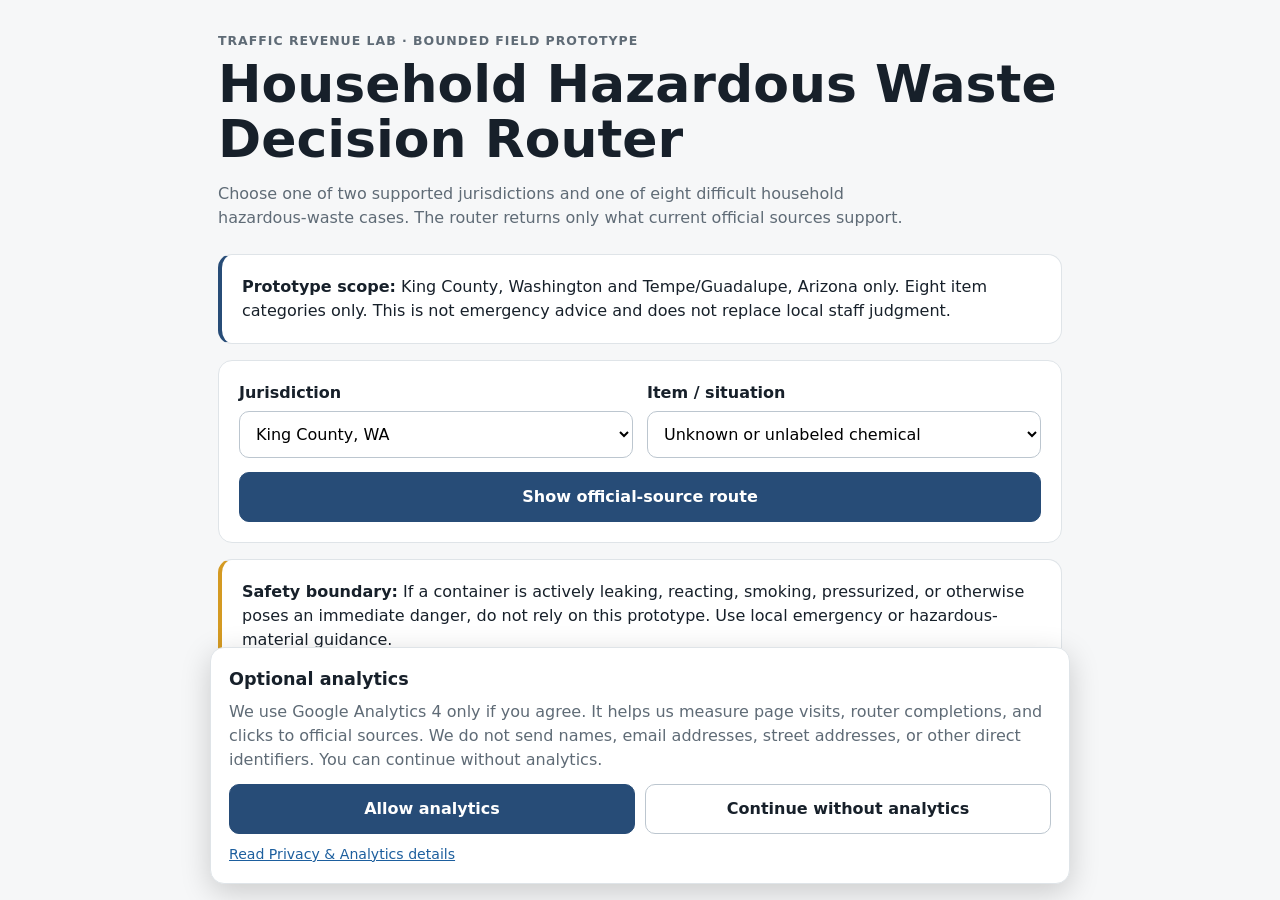
<file: index.html>
<!doctype html>
<html lang="en">
<head>
<meta charset="utf-8" />
<meta name="viewport" content="width=device-width,initial-scale=1" />
<meta name="google-site-verification" content="U-JoByjiwSlOjhhu0RpXA_mRTwRB1z3oE8jOZvv11-8" />
<link rel="canonical" href="https://jyun1412.github.io/traffic-revenue-lab-hhw/" />
<title>HHW Decision Router — King County & Tempe</title>
<meta name="description" content="A bounded prototype that routes eight difficult household hazardous waste cases using current official sources for King County, WA and Tempe, AZ." />
<style>
:root{--bg:#f6f7f8;--card:#fff;--text:#17202a;--muted:#5f6b76;--line:#dfe4e8;--ok:#176b45;--warn:#9a5b00;--stop:#9f2d2d;--accent:#274c77}
*{box-sizing:border-box}body{margin:0;font-family:ui-sans-serif,system-ui,-apple-system,BlinkMacSystemFont,"Segoe UI",sans-serif;background:var(--bg);color:var(--text);line-height:1.5}main{max-width:880px;margin:0 auto;padding:32px 18px 92px}.hero{margin-bottom:24px}.eyebrow{text-transform:uppercase;letter-spacing:.08em;font-size:.78rem;color:var(--muted);font-weight:700}.hero h1{font-size:clamp(2rem,5vw,3.25rem);line-height:1.05;margin:.4rem 0 .8rem}.hero p{max-width:700px;color:var(--muted)}.panel,.result,.note{background:var(--card);border:1px solid var(--line);border-radius:14px;padding:20px;margin:16px 0}.grid{display:grid;grid-template-columns:1fr 1fr;gap:14px}@media(max-width:680px){.grid{grid-template-columns:1fr}.consent-actions{flex-direction:column}.consent-actions button{width:100%}}label{display:block;font-weight:700;margin-bottom:6px}select,button{width:100%;font:inherit;border-radius:10px;border:1px solid #bcc6cf;padding:12px;background:#fff}button{margin-top:14px;background:var(--accent);color:#fff;border-color:var(--accent);font-weight:700;cursor:pointer}button.secondary{background:#fff;color:var(--text);border-color:#bcc6cf}button:hover{filter:brightness(.97)}.result{display:none}.result.show{display:block}.status{display:inline-block;padding:5px 9px;border-radius:999px;font-size:.8rem;font-weight:800}.status.ok{background:#e4f4ec;color:var(--ok)}.status.warn{background:#fff1d8;color:var(--warn)}.status.stop{background:#fde6e6;color:var(--stop)}.result h2{margin:.65rem 0}.meta{color:var(--muted);font-size:.92rem}.facts{padding-left:1.2rem}.facts li{margin:.45rem 0}.source{margin-top:18px;padding-top:14px;border-top:1px solid var(--line)}a{color:#1d5f9e}.small{font-size:.88rem;color:var(--muted)}.warning{border-left:4px solid #d49a22}.scope{border-left:4px solid var(--accent)}footer{margin-top:28px;color:var(--muted);font-size:.9rem}.consent{position:fixed;left:16px;right:16px;bottom:16px;max-width:860px;margin:auto;background:#fff;border:1px solid var(--line);box-shadow:0 8px 30px rgba(0,0,0,.18);border-radius:14px;padding:18px;z-index:9999}.consent[hidden]{display:none}.consent h2{font-size:1.1rem;margin:0 0 8px}.consent p{margin:0;color:var(--muted)}.consent-actions{display:flex;gap:10px;margin-top:12px}.consent-actions button{margin:0}.privacy-controls{margin-top:8px}
</style>
</head>
<body>
<main>
<section class="hero"><div class="eyebrow">Traffic Revenue Lab · bounded field prototype</div><h1>Household Hazardous Waste Decision Router</h1><p>Choose one of two supported jurisdictions and one of eight difficult household hazardous-waste cases. The router returns only what current official sources support.</p></section>
<section class="note scope"><strong>Prototype scope:</strong> King County, Washington and Tempe/Guadalupe, Arizona only. Eight item categories only. This is not emergency advice and does not replace local staff judgment.</section>
<section class="panel"><div class="grid"><div><label for="jurisdiction">Jurisdiction</label><select id="jurisdiction"><option value="king">King County, WA</option><option value="tempe">Tempe / Guadalupe, AZ</option></select></div><div><label for="item">Item / situation</label><select id="item"><option value="unknown">Unknown or unlabeled chemical</option><option value="leaking">Leaking or damaged container</option><option value="oversized">Oversized container (&gt;5 gallons)</option><option value="pesticide">Pesticide / herbicide</option><option value="fuel">Gasoline / old fuel</option><option value="lights">Fluorescent / CFL / HID lamp</option><option value="propane">Propane / compressed gas</option><option value="paint">Paint / stain / varnish / solvent</option></select></div></div><button id="route">Show official-source route</button></section>
<section id="result" class="result" aria-live="polite"></section>
<section class="note warning"><strong>Safety boundary:</strong> If a container is actively leaking, reacting, smoking, pressurized, or otherwise poses an immediate danger, do not rely on this prototype. Use local emergency or hazardous-material guidance.</section>
<footer><div>Last checked against official sources: 2026-09-16 · Prototype v0.1</div><div class="privacy-controls"><a href="privacy.html">Privacy & Analytics</a> · <a href="#" id="privacyPrefs">Change analytics preference</a></div></footer>
</main>
<div id="consent" class="consent" hidden role="dialog" aria-live="polite" aria-label="Analytics preference"><h2>Optional analytics</h2><p>We use Google Analytics 4 only if you agree. It helps us measure page visits, router completions, and clicks to official sources. We do not send names, email addresses, street addresses, or other direct identifiers. You can continue without analytics.</p><div class="consent-actions"><button id="acceptAnalytics">Allow analytics</button><button id="declineAnalytics" class="secondary">Continue without analytics</button></div><div class="small" style="margin-top:10px"><a href="privacy.html">Read Privacy & Analytics details</a></div></div>
<script>
const GA_ID='G-1B9F5Q2TKZ';
let analyticsReady=false;
function gtag(){window.dataLayer=window.dataLayer||[];window.dataLayer.push(arguments)}
function loadAnalytics(){if(analyticsReady)return;analyticsReady=true;window.dataLayer=window.dataLayer||[];gtag('consent','default',{analytics_storage:'granted',ad_storage:'denied',ad_user_data:'denied',ad_personalization:'denied'});const s=document.createElement('script');s.async=true;s.src='https://www.googletagmanager.com/gtag/js?id='+encodeURIComponent(GA_ID);document.head.appendChild(s);gtag('js',new Date());gtag('config',GA_ID,{send_page_view:true,allow_google_signals:false});}
function setConsent(choice){localStorage.setItem('trl_analytics_consent',choice);document.getElementById('consent').hidden=true;if(choice==='granted')loadAnalytics()}
function showConsent(){document.getElementById('consent').hidden=false}
const savedConsent=localStorage.getItem('trl_analytics_consent');if(savedConsent==='granted')loadAnalytics();else if(savedConsent!=='denied')showConsent();
document.getElementById('acceptAnalytics').addEventListener('click',()=>setConsent('granted'));document.getElementById('declineAnalytics').addEventListener('click',()=>setConsent('denied'));document.getElementById('privacyPrefs').addEventListener('click',e=>{e.preventDefault();showConsent()});
const DATA={
king:{name:'King County, Washington',items:{
unknown:{status:'OFFICIAL HELP LINE REQUIRED',class:'stop',next:'Do not bring unknown or unlabeled waste to a King County hazardous-waste collection site. Contact the Haz Waste Help Line first.',facts:['Unknown or unlabeled waste is not accepted at hazardous-waste collection facilities.','Haz Waste Help Line: 206-296-4692; haz.waste@kingcounty.gov.'],source:'https://kingcounty.gov/en/dept/dnrp/waste-services/hazardous-waste-program/household/products/unknown-unlabeled-waste'},
leaking:{status:'STAFF REVIEW REQUIRED',class:'warn',next:'Secure the material for transport only if safe to do so, and call the Haz Waste Help Line if you are unsure how to transport it.',facts:['Keep products in original containers when possible.','Secure containers so they do not tip or leak; previously opened containers should go in an impermeable secondary container.','Do not mix products.'],source:'https://kingcounty.gov/en/dept/dnrp/waste-services/hazardous-waste-program/news-events/news/transporting-hazardous-waste-should-not-be-risky-business'},
oversized:{status:'OFFICIAL HELP LINE REQUIRED',class:'stop',next:'Call the Haz Waste Help Line for large containers or quantities before transporting them.',facts:['General household HHW containers are generally limited to 5 gallons or less.','Product-specific exceptions such as propane have separate limits.'],source:'https://kingcounty.gov/en/dept/dnrp/waste-services/hazardous-waste-program/household'},
pesticide:{status:'ACCEPTED WITH CONDITIONS',class:'ok',next:'Bring household pesticides/herbicides to a King County hazardous-waste collection site or Wastemobile, within posted limits.',facts:['Pesticides and herbicides are accepted.','Professional-grade products and quantity/container limits may differ.'],source:'https://kingcounty.gov/en/dept/dnrp/waste-services/hazardous-waste-program/household'},
fuel:{status:'ACCEPTED WITH CONDITIONS',class:'ok',next:'Bring gasoline/fuel in an approved safety can labeled “gasoline” to a hazardous-waste collection site.',facts:['Containers must be 5 gallons or less.','Limit: 25 gallons or less per trip.'],source:'https://kingcounty.gov/en/dept/dnrp/waste-services/hazardous-waste-program/household/products/gasoline-fuel'},
lights:{status:'ACCEPTED WITH CONDITIONS',class:'ok',next:'Bring supported fluorescent/CFL/HID lamps to a hazardous-waste collection site, within lamp limits.',facts:['Fluorescent bulbs/tubes are accepted until daily storage capacity is reached.','Limit: 15 fluorescent lights/tubes per visit.','Limit: 2 HID lamps per visit.'],source:'https://kingcounty.gov/en/dept/dnrp/waste-services/hazardous-waste-program/household/products/fluorescent-light-bulbs'},
propane:{status:'ACCEPTED WITH CONDITIONS',class:'ok',next:'Bring eligible propane/butane tanks to a hazardous-waste facility if within size and trip limits.',facts:['Maximum tank size accepted: 8 gallons.','Limit: 5 tanks per trip.','Larger tanks should be returned to the manufacturer or another official alternative.'],source:'https://kingcounty.gov/en/dept/dnrp/waste-services/hazardous-waste-program/household/products/propane-butane-tanks'},
paint:{status:'ROUTED BY PAINT TYPE',class:'warn',next:'Identify the paint/solvent type before disposal.',facts:['Oil-based paint, paint stripper and paint thinner are accepted at hazardous-waste facilities.','Latex/water-based/acrylic paint follows a different route such as PaintCare or solidification/disposal guidance.'],source:'https://kingcounty.gov/en/dept/dnrp/waste-services/hazardous-waste-program/household/products/paint-latex-water-based-acrylic'}
}},
tempe:{name:'Tempe / Guadalupe, Arizona',items:{
unknown:{status:'STAFF REVIEW REQUIRED',class:'warn',next:'Contact the Household Products Collection Center before bringing an unlisted or unknown item.',facts:['Tempe instructs residents to contact HPCC about items not listed on the accepted-items page.','HPCC: 480-858-2223; householdhazwaste@tempe.gov.'],source:'https://www.tempe.gov/government/public-works/household-products-collection-center/items-accepted-for-disposal'},
leaking:{status:'STAFF REVIEW REQUIRED',class:'warn',next:'Contact HPCC before transport if a container is leaking or damaged.',facts:['Tempe publishes transport/drop-off procedures but not a blanket acceptance rule for leaking or damaged HHW.','Staff review is the source-backed safe route.'],source:'https://www.tempe.gov/government/public-works/household-products-collection-center'},
oversized:{status:'STAFF REVIEW / POSSIBLE PICKUP',class:'warn',next:'Call or email HPCC before moving a container larger than 5 gallons.',facts:['Containers larger than 5 gallons pose unique handling problems.','HPCC staff may examine the container and possibly schedule pickup.','If Tempe cannot dispose of it, staff may provide an outside-contractor contact at the resident’s expense.'],source:'https://www.tempe.gov/government/public-works/household-products-collection-center/items-accepted-for-disposal'},
pesticide:{status:'ACCEPTED',class:'ok',next:'Tempe/Guadalupe residents may bring listed household pesticides/herbicides to HPCC with proof of residency.',facts:['Herbicides, insecticides and rodenticides are on the accepted-items list.','Proof of Tempe or Guadalupe residency is required.'],source:'https://www.tempe.gov/government/public-works/household-products-collection-center/items-accepted-for-disposal'},
fuel:{status:'ACCEPTED',class:'ok',next:'Tempe/Guadalupe residents may bring listed automotive/household fuel products to HPCC with proof of residency.',facts:['Automotive products are accepted by HPCC.','Proof of residency is required.'],source:'https://www.tempe.gov/government/public-works/household-products-collection-center/items-accepted-for-disposal'},
lights:{status:'ACCEPTED',class:'ok',next:'Bring fluorescent/CFL/HID/metal-halide lamps to HPCC with proof of residency.',facts:['Fluorescent lamps and CFL/HID/metal-halide bulbs are explicitly listed as accepted.'],source:'https://www.tempe.gov/government/public-works/household-products-collection-center/items-accepted-for-disposal'},
propane:{status:'ACCEPTED — PROPANE ONLY',class:'ok',next:'Bring propane tanks to HPCC; other gas cylinders are excluded.',facts:['Propane tanks are accepted.','Gas cylinders other than propane are listed as not accepted.'],source:'https://www.tempe.gov/government/public-works/household-products-collection-center/items-accepted-for-disposal'},
paint:{status:'ACCEPTED WITH SUBTYPE CHECK',class:'ok',next:'Bring listed paints/solvents to HPCC; contact HPCC for an unlisted subtype.',facts:['Latex paint, oil-based paint/stain, acetone, paint thinner, glue and MEK are listed as accepted.','For an item not listed, Tempe directs residents to contact HPCC.'],source:'https://www.tempe.gov/government/public-works/household-products-collection-center/items-accepted-for-disposal'}
}}};
function esc(s){return String(s).replace(/[&<>\"]/g,c=>({'&':'&amp;','<':'&lt;','>':'&gt;','\"':'&quot;'}[c]))}
let currentSelection=null;
function sendEvent(name,params){if(analyticsReady&&typeof window.gtag==='function')gtag('event',name,params)}
function render(){const j=document.getElementById('jurisdiction').value,i=document.getElementById('item').value,d=DATA[j].items[i],r=document.getElementById('result');currentSelection={j,i};r.innerHTML=`<span class="status ${d.class}">${esc(d.status)}</span><h2>${esc(DATA[j].name)}</h2><p><strong>What to do next:</strong> ${esc(d.next)}</p><ul class="facts">${d.facts.map(x=>`<li>${esc(x)}</li>`).join('')}</ul><div class="source"><strong>Official source</strong><br><a id="officialSource" href="${d.source}" target="_blank" rel="noopener">Open source page</a><div class="meta">Last checked: 2026-09-16 · Scope: household use only</div></div>`;r.classList.add('show');sendEvent('router_result_rendered',{jurisdiction:j,item:i,result_status:d.status});document.getElementById('officialSource').addEventListener('click',()=>sendEvent('official_source_clicked',{jurisdiction:j,item:i,result_status:d.status}));r.scrollIntoView({behavior:'smooth',block:'start'})}
document.getElementById('route').addEventListener('click',render);
</script>
</body>
</html>
</file>
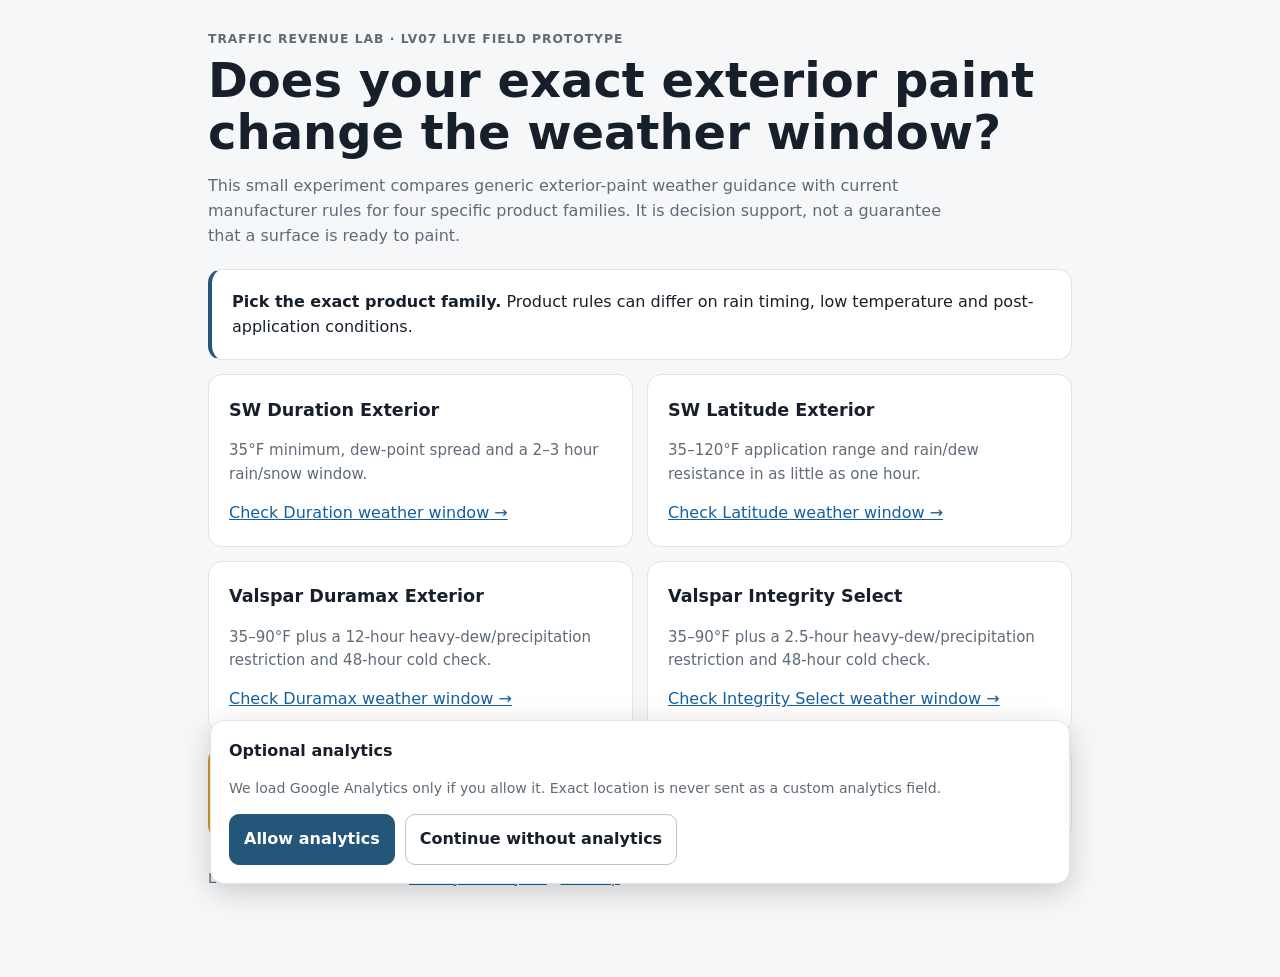
<file: paint-window-test/index.html>
<!doctype html><html lang="en"><head><meta charset="utf-8"><meta name="viewport" content="width=device-width,initial-scale=1"><title>Exterior Paint Weather Window — Product-Aware Test</title><meta name="description" content="Compare generic exterior-paint weather guidance with official product-specific rules for four exterior paint families."><link rel="canonical" href="https://jyun1412.github.io/traffic-revenue-lab-hhw/paint-window-test/"><link rel="stylesheet" href="styles.css"></head><body><main><section class="hero"><div class="eyebrow">Traffic Revenue Lab · LV07 live field prototype</div><h1>Does your exact exterior paint change the weather window?</h1><p>This small experiment compares generic exterior-paint weather guidance with current manufacturer rules for four specific product families. It is decision support, not a guarantee that a surface is ready to paint.</p></section><section class="note scope"><strong>Pick the exact product family.</strong> Product rules can differ on rain timing, low temperature and post-application conditions.</section><section class="cards"><article class="card"><h2>SW Duration Exterior</h2><p>35°F minimum, dew-point spread and a 2–3 hour rain/snow window.</p><a href="duration-before-rain/">Check Duration weather window →</a></article><article class="card"><h2>SW Latitude Exterior</h2><p>35–120°F application range and rain/dew resistance in as little as one hour.</p><a href="latitude-weather-window/">Check Latitude weather window →</a></article><article class="card"><h2>Valspar Duramax Exterior</h2><p>35–90°F plus a 12-hour heavy-dew/precipitation restriction and 48-hour cold check.</p><a href="valspar-duramax-weather/">Check Duramax weather window →</a></article><article class="card"><h2>Valspar Integrity Select</h2><p>35–90°F plus a 2.5-hour heavy-dew/precipitation restriction and 48-hour cold check.</p><a href="valspar-integrity-select-weather/">Check Integrity Select weather window →</a></article></section><section class="note warning"><strong>Important:</strong> Weather APIs cannot see the actual temperature or moisture of your siding, trim, masonry or other substrate. Always confirm the current label/TDS and actual surface conditions.</section><footer>Last checked: 2026-09-20 · <a href="privacy.html">Privacy & Analytics</a> · <a href="sitemap.xml">Sitemap</a></footer></main><div id="consent" class="consent" hidden><strong>Optional analytics</strong><p class="small">We load Google Analytics only if you allow it. Exact location is never sent as a custom analytics field.</p><div class="consent-actions"><button id="acceptAnalytics">Allow analytics</button><button id="declineAnalytics" class="secondary">Continue without analytics</button></div></div><script src="app.js"></script></body></html>
</file>
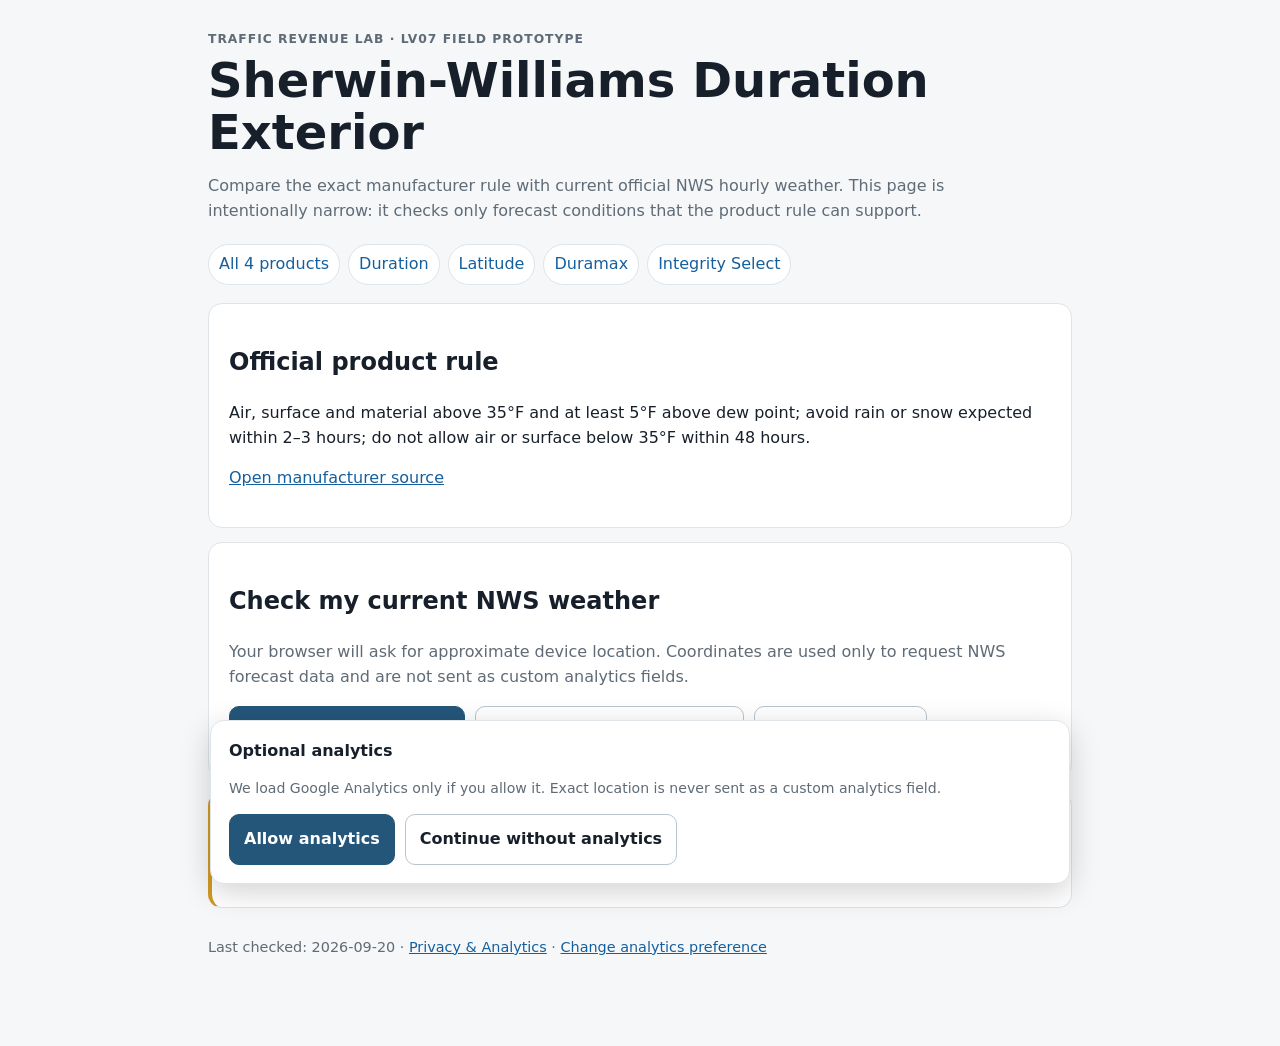
<file: paint-window-test/duration-before-rain/index.html>
<!doctype html><html lang="en"><head><meta charset="utf-8"><meta name="viewport" content="width=device-width,initial-scale=1"><title>Sherwin-Williams Duration Exterior: Rain & Temperature Window</title><meta name="description" content="Check current NWS weather against Sherwin-Williams Duration Exterior's official rain, temperature and dew-point constraints."><link rel="canonical" href="https://jyun1412.github.io/traffic-revenue-lab-hhw/paint-window-test/duration-before-rain/"><link rel="stylesheet" href="../styles.css"></head><body data-product="duration"><main><section class="hero"><div class="eyebrow">Traffic Revenue Lab · LV07 field prototype</div><h1 data-product-name></h1><p>Compare the exact manufacturer rule with current official NWS hourly weather. This page is intentionally narrow: it checks only forecast conditions that the product rule can support.</p></section><nav class="product-nav"><a href="../">All 4 products</a><a href="../duration-before-rain/">Duration</a><a href="../latitude-weather-window/">Latitude</a><a href="../valspar-duramax-weather/">Duramax</a><a href="../valspar-integrity-select-weather/">Integrity Select</a></nav><section class="panel"><h2>Official product rule</h2><p data-product-rule></p><p><a id="productSource" target="_blank" rel="noopener">Open manufacturer source</a></p></section><section class="panel"><h2>Check my current NWS weather</h2><p class="muted">Your browser will ask for approximate device location. Coordinates are used only to request NWS forecast data and are not sent as custom analytics fields.</p><div class="actions"><button id="checkWeather">Check current weather</button><button id="compareGeneric" class="secondary">Compare with generic rule</button><button id="shareResult" class="secondary">Share this page</button></div></section><section id="genericCompare" class="note scope" hidden><strong>Generic baseline used in earlier research:</strong> a typical exterior-paint rule can require roughly a 12-hour rain-free window and prefer warmer post-application temperatures. This test asks whether the exact product materially changes that decision window.</section><section id="weatherResult" class="result" hidden aria-live="polite"></section><section class="note warning"><strong>Not a surface-readiness guarantee.</strong> NWS forecast data cannot measure the actual substrate temperature, wetness, condensation, preparation, film thickness or local microclimate at your wall. If any condition is uncertain, use the current label/TDS or manufacturer support.</section><footer>Last checked: 2026-09-20 · <a href="../privacy.html">Privacy & Analytics</a> · <a href="#" id="privacyPrefs">Change analytics preference</a></footer></main><div id="consent" class="consent" hidden><strong>Optional analytics</strong><p class="small">We load Google Analytics only if you allow it. Exact location is never sent as a custom analytics field.</p><div class="consent-actions"><button id="acceptAnalytics">Allow analytics</button><button id="declineAnalytics" class="secondary">Continue without analytics</button></div></div><script src="../app.js"></script></body></html>
</file>
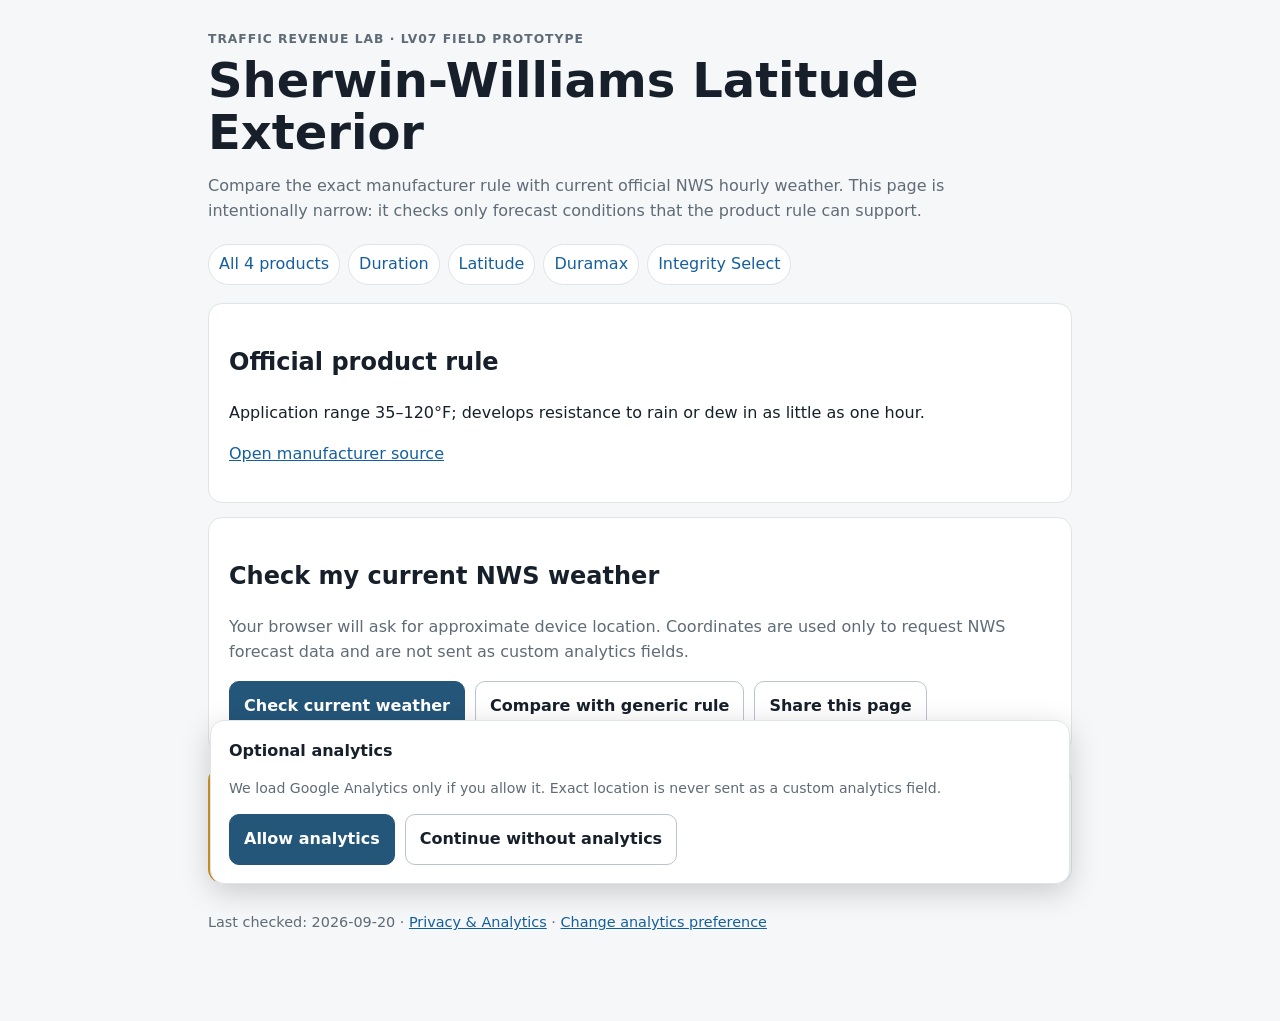
<file: paint-window-test/latitude-weather-window/index.html>
<!doctype html><html lang="en"><head><meta charset="utf-8"><meta name="viewport" content="width=device-width,initial-scale=1"><title>Sherwin-Williams Latitude Exterior: Weather Window</title><meta name="description" content="Check current NWS weather against Sherwin-Williams Latitude Exterior's official application-temperature and rain/dew-resistance guidance."><link rel="canonical" href="https://jyun1412.github.io/traffic-revenue-lab-hhw/paint-window-test/latitude-weather-window/"><link rel="stylesheet" href="../styles.css"></head><body data-product="latitude"><main><section class="hero"><div class="eyebrow">Traffic Revenue Lab · LV07 field prototype</div><h1 data-product-name></h1><p>Compare the exact manufacturer rule with current official NWS hourly weather. This page is intentionally narrow: it checks only forecast conditions that the product rule can support.</p></section><nav class="product-nav"><a href="../">All 4 products</a><a href="../duration-before-rain/">Duration</a><a href="../latitude-weather-window/">Latitude</a><a href="../valspar-duramax-weather/">Duramax</a><a href="../valspar-integrity-select-weather/">Integrity Select</a></nav><section class="panel"><h2>Official product rule</h2><p data-product-rule></p><p><a id="productSource" target="_blank" rel="noopener">Open manufacturer source</a></p></section><section class="panel"><h2>Check my current NWS weather</h2><p class="muted">Your browser will ask for approximate device location. Coordinates are used only to request NWS forecast data and are not sent as custom analytics fields.</p><div class="actions"><button id="checkWeather">Check current weather</button><button id="compareGeneric" class="secondary">Compare with generic rule</button><button id="shareResult" class="secondary">Share this page</button></div></section><section id="genericCompare" class="note scope" hidden><strong>Generic baseline used in earlier research:</strong> a typical exterior-paint rule can require roughly a 12-hour rain-free window and prefer warmer post-application temperatures. This test asks whether the exact product materially changes that decision window.</section><section id="weatherResult" class="result" hidden aria-live="polite"></section><section class="note warning"><strong>Not a surface-readiness guarantee.</strong> NWS forecast data cannot measure the actual substrate temperature, wetness, condensation, preparation, film thickness or local microclimate at your wall. If any condition is uncertain, use the current label/TDS or manufacturer support.</section><footer>Last checked: 2026-09-20 · <a href="../privacy.html">Privacy & Analytics</a> · <a href="#" id="privacyPrefs">Change analytics preference</a></footer></main><div id="consent" class="consent" hidden><strong>Optional analytics</strong><p class="small">We load Google Analytics only if you allow it. Exact location is never sent as a custom analytics field.</p><div class="consent-actions"><button id="acceptAnalytics">Allow analytics</button><button id="declineAnalytics" class="secondary">Continue without analytics</button></div></div><script src="../app.js"></script></body></html>
</file>
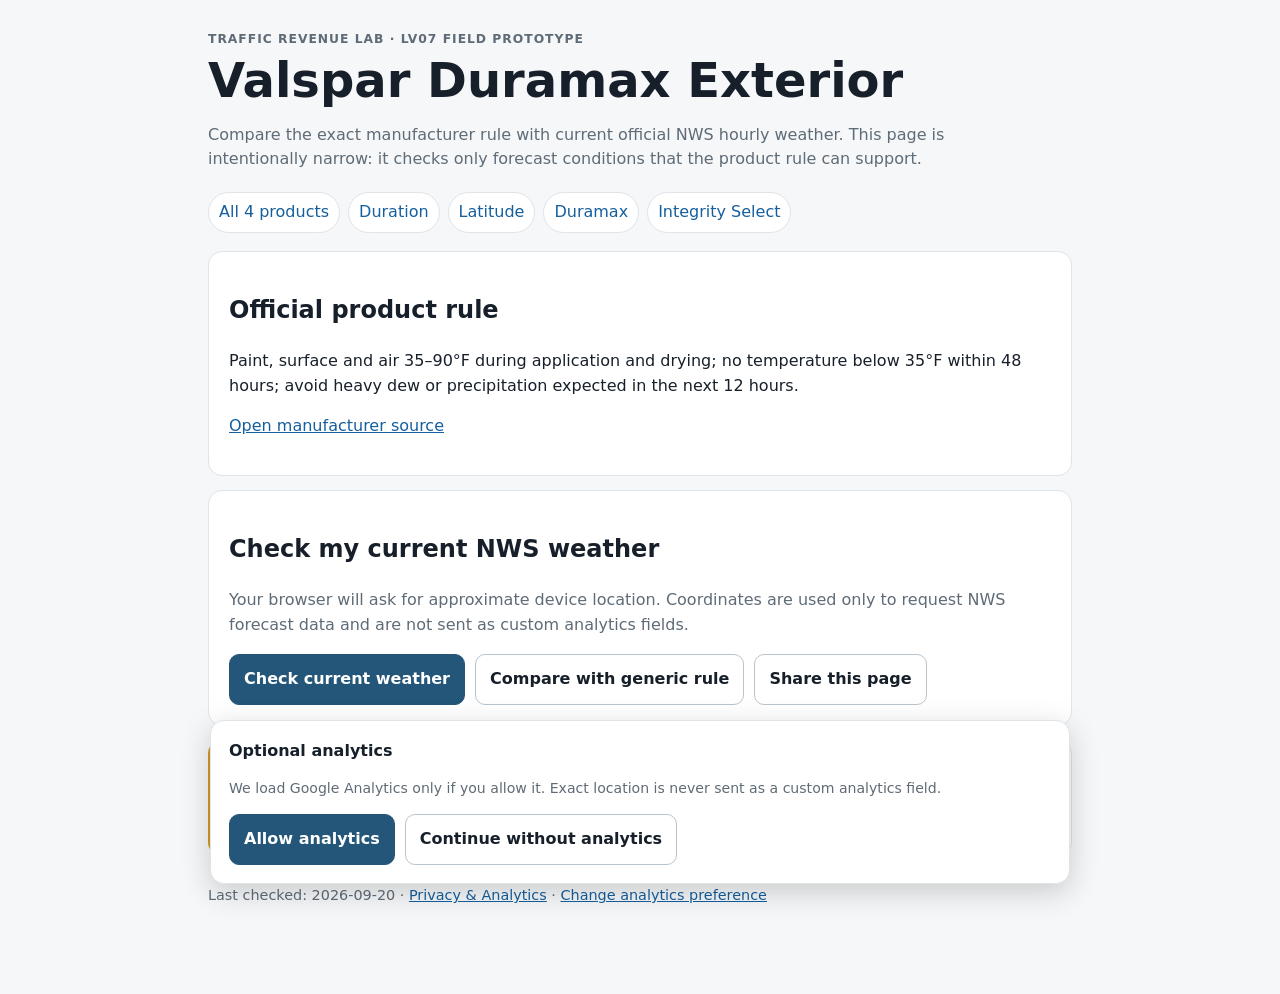
<file: paint-window-test/valspar-duramax-weather/index.html>
<!doctype html><html lang="en"><head><meta charset="utf-8"><meta name="viewport" content="width=device-width,initial-scale=1"><title>Valspar Duramax Exterior: Rain & Cold Window</title><meta name="description" content="Check current NWS weather against Valspar Duramax Exterior's official temperature, precipitation and 48-hour cold constraints."><link rel="canonical" href="https://jyun1412.github.io/traffic-revenue-lab-hhw/paint-window-test/valspar-duramax-weather/"><link rel="stylesheet" href="../styles.css"></head><body data-product="duramax"><main><section class="hero"><div class="eyebrow">Traffic Revenue Lab · LV07 field prototype</div><h1 data-product-name></h1><p>Compare the exact manufacturer rule with current official NWS hourly weather. This page is intentionally narrow: it checks only forecast conditions that the product rule can support.</p></section><nav class="product-nav"><a href="../">All 4 products</a><a href="../duration-before-rain/">Duration</a><a href="../latitude-weather-window/">Latitude</a><a href="../valspar-duramax-weather/">Duramax</a><a href="../valspar-integrity-select-weather/">Integrity Select</a></nav><section class="panel"><h2>Official product rule</h2><p data-product-rule></p><p><a id="productSource" target="_blank" rel="noopener">Open manufacturer source</a></p></section><section class="panel"><h2>Check my current NWS weather</h2><p class="muted">Your browser will ask for approximate device location. Coordinates are used only to request NWS forecast data and are not sent as custom analytics fields.</p><div class="actions"><button id="checkWeather">Check current weather</button><button id="compareGeneric" class="secondary">Compare with generic rule</button><button id="shareResult" class="secondary">Share this page</button></div></section><section id="genericCompare" class="note scope" hidden><strong>Generic baseline used in earlier research:</strong> a typical exterior-paint rule can require roughly a 12-hour rain-free window and prefer warmer post-application temperatures. This test asks whether the exact product materially changes that decision window.</section><section id="weatherResult" class="result" hidden aria-live="polite"></section><section class="note warning"><strong>Not a surface-readiness guarantee.</strong> NWS forecast data cannot measure the actual substrate temperature, wetness, condensation, preparation, film thickness or local microclimate at your wall. If any condition is uncertain, use the current label/TDS or manufacturer support.</section><footer>Last checked: 2026-09-20 · <a href="../privacy.html">Privacy & Analytics</a> · <a href="#" id="privacyPrefs">Change analytics preference</a></footer></main><div id="consent" class="consent" hidden><strong>Optional analytics</strong><p class="small">We load Google Analytics only if you allow it. Exact location is never sent as a custom analytics field.</p><div class="consent-actions"><button id="acceptAnalytics">Allow analytics</button><button id="declineAnalytics" class="secondary">Continue without analytics</button></div></div><script src="../app.js"></script></body></html>
</file>
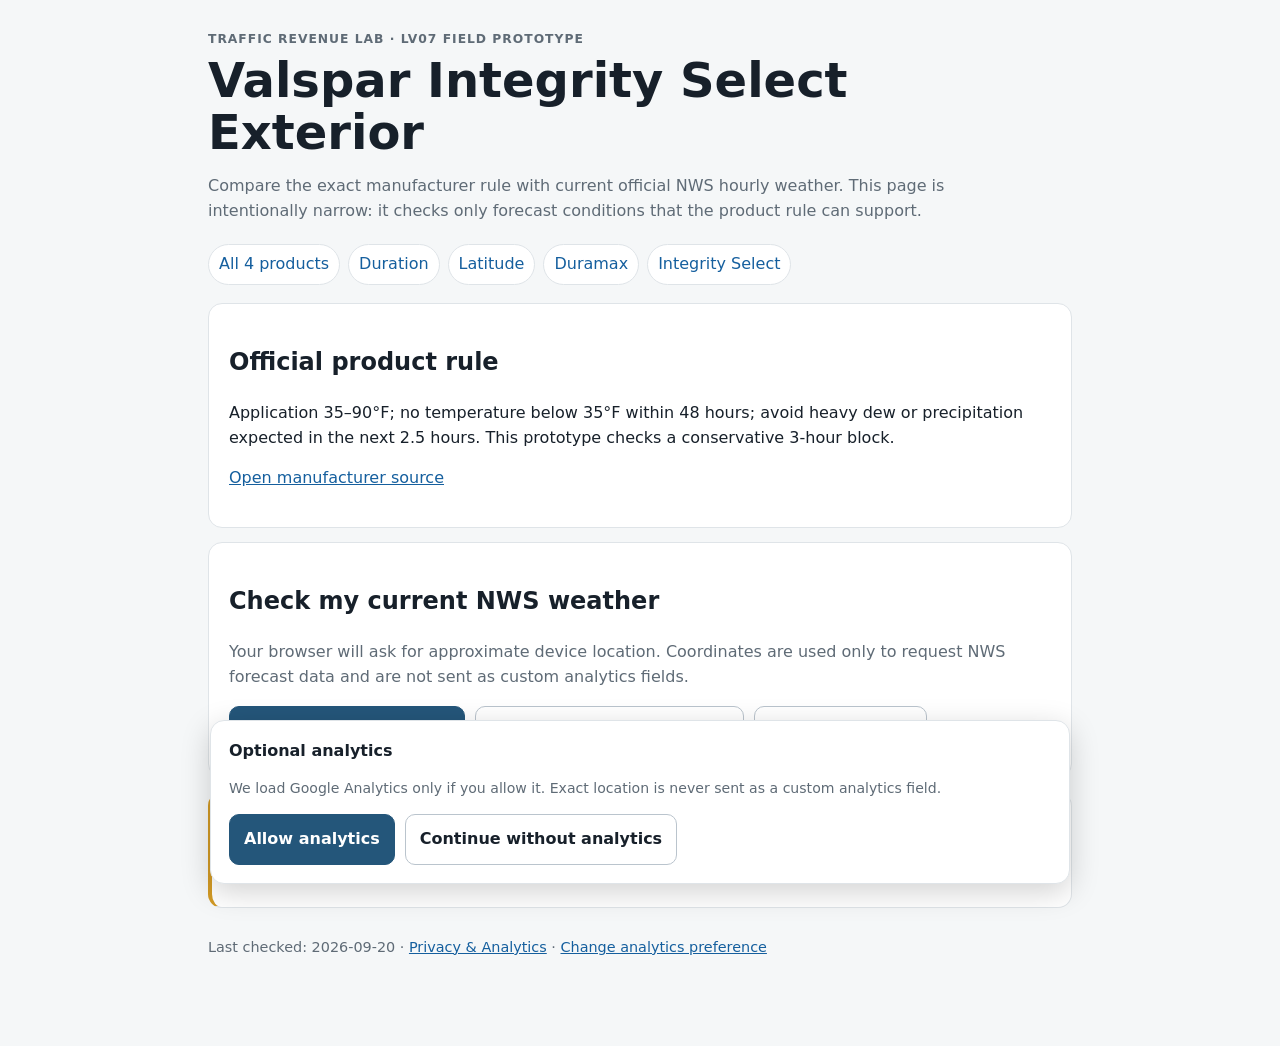
<file: paint-window-test/valspar-integrity-select-weather/index.html>
<!doctype html><html lang="en"><head><meta charset="utf-8"><meta name="viewport" content="width=device-width,initial-scale=1"><title>Valspar Integrity Select Exterior: Weather Window</title><meta name="description" content="Check current NWS weather against Valspar Integrity Select Exterior's official temperature, precipitation and 48-hour cold constraints."><link rel="canonical" href="https://jyun1412.github.io/traffic-revenue-lab-hhw/paint-window-test/valspar-integrity-select-weather/"><link rel="stylesheet" href="../styles.css"></head><body data-product="integrity"><main><section class="hero"><div class="eyebrow">Traffic Revenue Lab · LV07 field prototype</div><h1 data-product-name></h1><p>Compare the exact manufacturer rule with current official NWS hourly weather. This page is intentionally narrow: it checks only forecast conditions that the product rule can support.</p></section><nav class="product-nav"><a href="../">All 4 products</a><a href="../duration-before-rain/">Duration</a><a href="../latitude-weather-window/">Latitude</a><a href="../valspar-duramax-weather/">Duramax</a><a href="../valspar-integrity-select-weather/">Integrity Select</a></nav><section class="panel"><h2>Official product rule</h2><p data-product-rule></p><p><a id="productSource" target="_blank" rel="noopener">Open manufacturer source</a></p></section><section class="panel"><h2>Check my current NWS weather</h2><p class="muted">Your browser will ask for approximate device location. Coordinates are used only to request NWS forecast data and are not sent as custom analytics fields.</p><div class="actions"><button id="checkWeather">Check current weather</button><button id="compareGeneric" class="secondary">Compare with generic rule</button><button id="shareResult" class="secondary">Share this page</button></div></section><section id="genericCompare" class="note scope" hidden><strong>Generic baseline used in earlier research:</strong> a typical exterior-paint rule can require roughly a 12-hour rain-free window and prefer warmer post-application temperatures. This test asks whether the exact product materially changes that decision window.</section><section id="weatherResult" class="result" hidden aria-live="polite"></section><section class="note warning"><strong>Not a surface-readiness guarantee.</strong> NWS forecast data cannot measure the actual substrate temperature, wetness, condensation, preparation, film thickness or local microclimate at your wall. If any condition is uncertain, use the current label/TDS or manufacturer support.</section><footer>Last checked: 2026-09-20 · <a href="../privacy.html">Privacy & Analytics</a> · <a href="#" id="privacyPrefs">Change analytics preference</a></footer></main><div id="consent" class="consent" hidden><strong>Optional analytics</strong><p class="small">We load Google Analytics only if you allow it. Exact location is never sent as a custom analytics field.</p><div class="consent-actions"><button id="acceptAnalytics">Allow analytics</button><button id="declineAnalytics" class="secondary">Continue without analytics</button></div></div><script src="../app.js"></script></body></html>
</file>
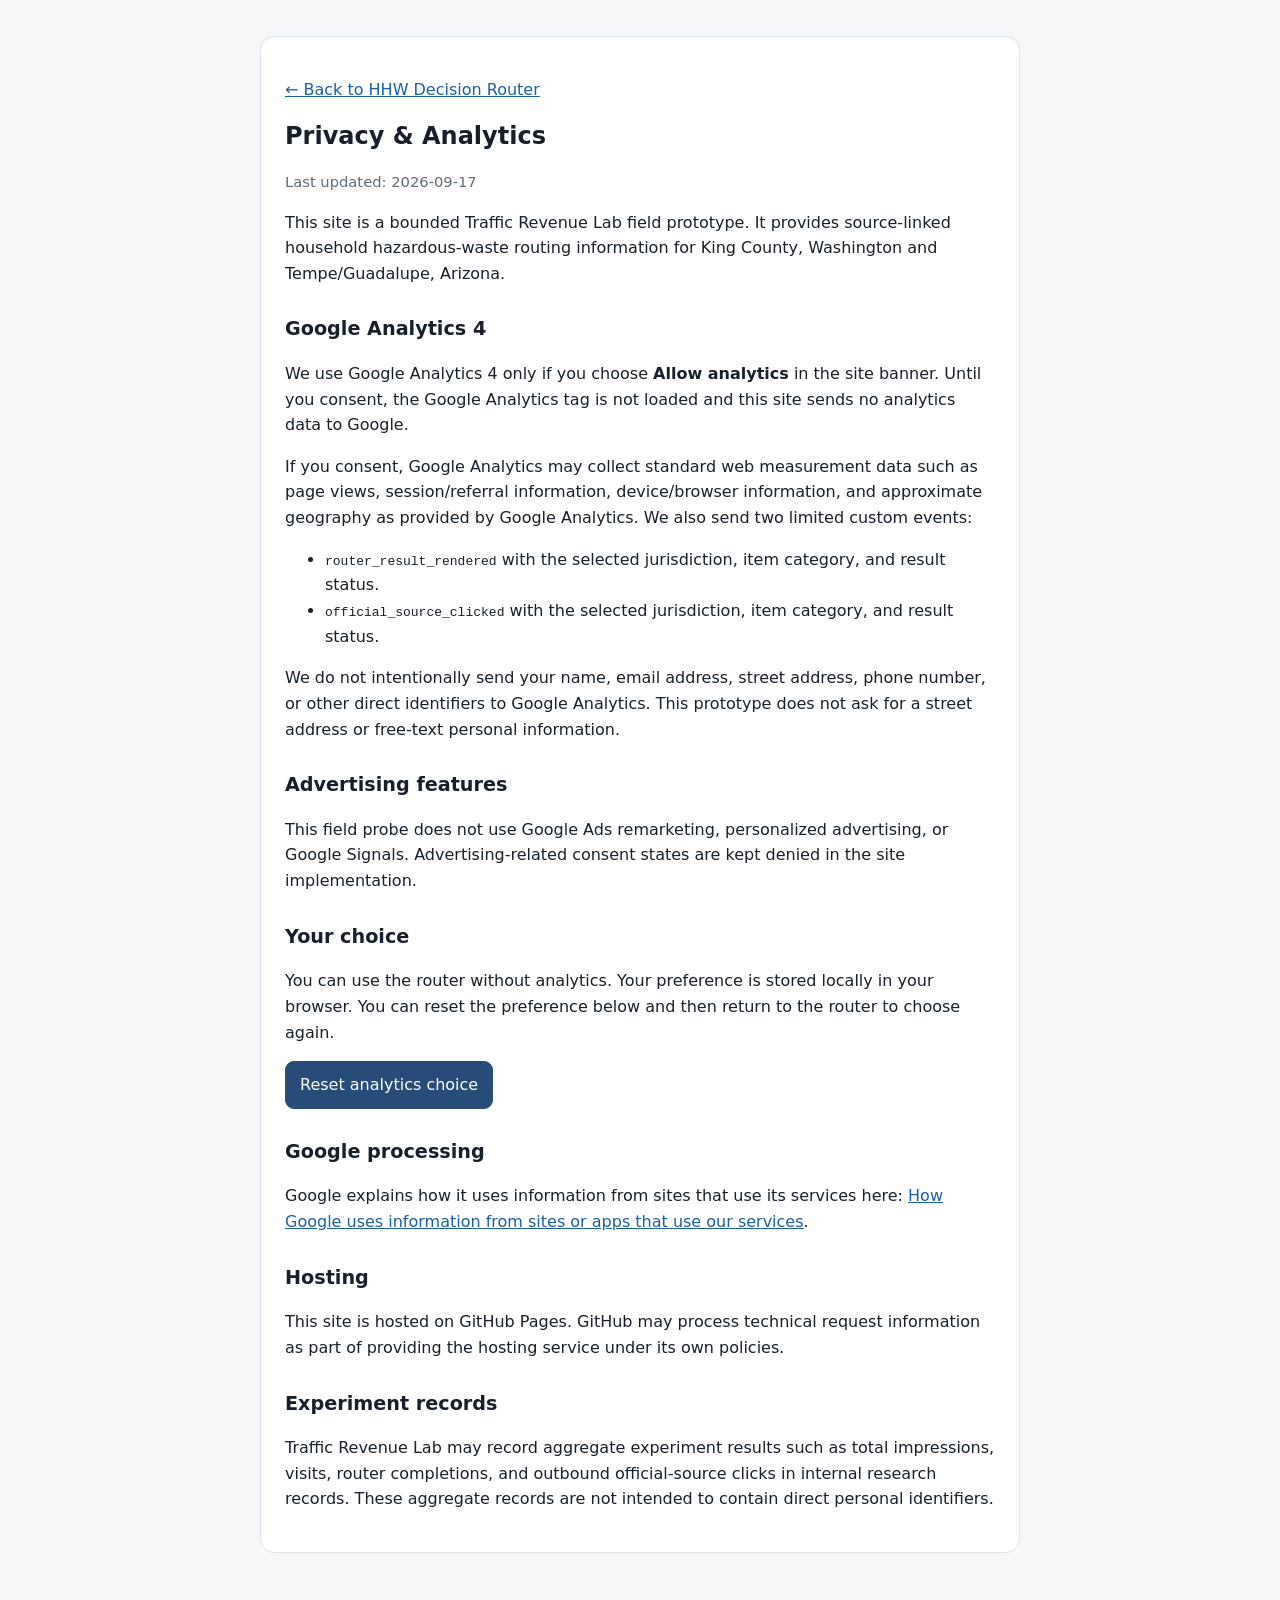
<file: privacy.html>
<!doctype html>
<html lang="en">
<head>
<meta charset="utf-8" />
<meta name="viewport" content="width=device-width,initial-scale=1" />
<title>Privacy & Analytics — HHW Decision Router</title>
<meta name="robots" content="noindex,follow" />
<style>body{margin:0;font-family:ui-sans-serif,system-ui,-apple-system,BlinkMacSystemFont,"Segoe UI",sans-serif;background:#f6f7f8;color:#17202a;line-height:1.6}main{max-width:760px;margin:0 auto;padding:36px 18px 70px}article{background:#fff;border:1px solid #dfe4e8;border-radius:14px;padding:24px}h1{line-height:1.15}h2{margin-top:28px;font-size:1.2rem}a{color:#1d5f9e}button{font:inherit;padding:10px 14px;border:1px solid #274c77;border-radius:9px;background:#274c77;color:#fff;cursor:pointer}.muted{color:#5f6b76;font-size:.92rem}</style>
</head>
<body><main><article>
<p><a href="./">← Back to HHW Decision Router</a></p>
<h1>Privacy & Analytics</h1>
<p class="muted">Last updated: 2026-09-17</p>
<p>This site is a bounded Traffic Revenue Lab field prototype. It provides source-linked household hazardous-waste routing information for King County, Washington and Tempe/Guadalupe, Arizona.</p>
<h2>Google Analytics 4</h2>
<p>We use Google Analytics 4 only if you choose <strong>Allow analytics</strong> in the site banner. Until you consent, the Google Analytics tag is not loaded and this site sends no analytics data to Google.</p>
<p>If you consent, Google Analytics may collect standard web measurement data such as page views, session/referral information, device/browser information, and approximate geography as provided by Google Analytics. We also send two limited custom events:</p>
<ul><li><code>router_result_rendered</code> with the selected jurisdiction, item category, and result status.</li><li><code>official_source_clicked</code> with the selected jurisdiction, item category, and result status.</li></ul>
<p>We do not intentionally send your name, email address, street address, phone number, or other direct identifiers to Google Analytics. This prototype does not ask for a street address or free-text personal information.</p>
<h2>Advertising features</h2>
<p>This field probe does not use Google Ads remarketing, personalized advertising, or Google Signals. Advertising-related consent states are kept denied in the site implementation.</p>
<h2>Your choice</h2>
<p>You can use the router without analytics. Your preference is stored locally in your browser. You can reset the preference below and then return to the router to choose again.</p>
<button id="reset">Reset analytics choice</button><p id="status" class="muted"></p>
<h2>Google processing</h2>
<p>Google explains how it uses information from sites that use its services here: <a href="https://policies.google.com/technologies/partner-sites" target="_blank" rel="noopener">How Google uses information from sites or apps that use our services</a>.</p>
<h2>Hosting</h2>
<p>This site is hosted on GitHub Pages. GitHub may process technical request information as part of providing the hosting service under its own policies.</p>
<h2>Experiment records</h2>
<p>Traffic Revenue Lab may record aggregate experiment results such as total impressions, visits, router completions, and outbound official-source clicks in internal research records. These aggregate records are not intended to contain direct personal identifiers.</p>
</article></main>
<script>
function clearAnalyticsCookies(){document.cookie.split(';').forEach(c=>{const n=c.split('=')[0].trim();if(n.startsWith('_ga')){document.cookie=n+'=; Max-Age=0; path=/';document.cookie=n+'=; Max-Age=0; path=/; domain='+location.hostname;document.cookie=n+'=; Max-Age=0; path=/; domain=.'+location.hostname;}})}
document.getElementById('reset').addEventListener('click',()=>{localStorage.removeItem('trl_analytics_consent');clearAnalyticsCookies();document.getElementById('status').textContent='Analytics choice reset. Return to the router to choose again.';});
</script>
</body></html>
</file>
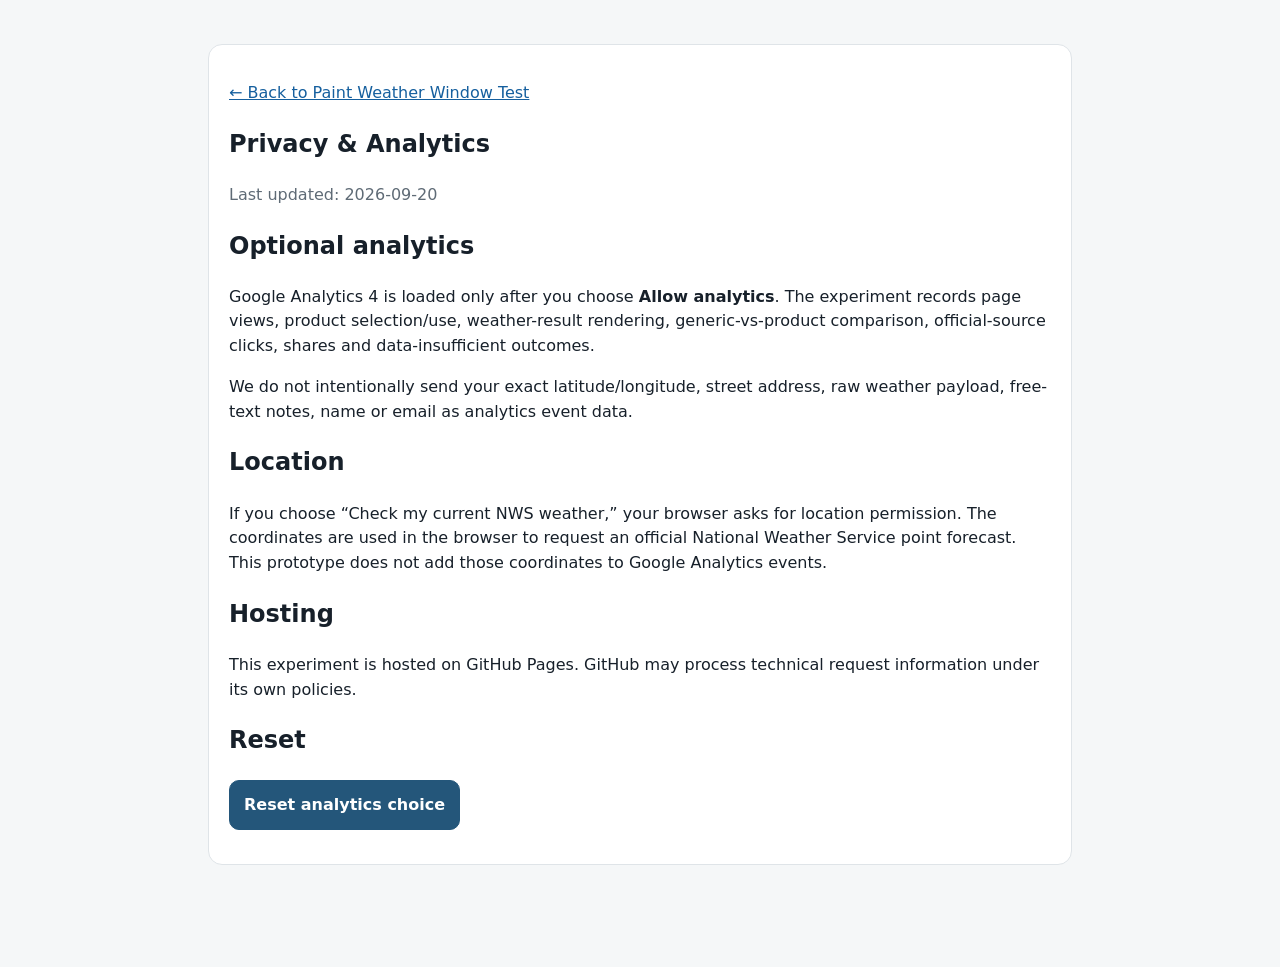
<file: paint-window-test/privacy.html>
<!doctype html><html lang="en"><head><meta charset="utf-8"><meta name="viewport" content="width=device-width,initial-scale=1"><meta name="robots" content="noindex,follow"><title>Privacy & Analytics — Paint Weather Window Test</title><link rel="stylesheet" href="styles.css"></head><body><main><article class="panel"><p><a href="./">← Back to Paint Weather Window Test</a></p><h1>Privacy & Analytics</h1><p class="muted">Last updated: 2026-09-20</p><h2>Optional analytics</h2><p>Google Analytics 4 is loaded only after you choose <strong>Allow analytics</strong>. The experiment records page views, product selection/use, weather-result rendering, generic-vs-product comparison, official-source clicks, shares and data-insufficient outcomes.</p><p>We do not intentionally send your exact latitude/longitude, street address, raw weather payload, free-text notes, name or email as analytics event data.</p><h2>Location</h2><p>If you choose “Check my current NWS weather,” your browser asks for location permission. The coordinates are used in the browser to request an official National Weather Service point forecast. This prototype does not add those coordinates to Google Analytics events.</p><h2>Hosting</h2><p>This experiment is hosted on GitHub Pages. GitHub may process technical request information under its own policies.</p><h2>Reset</h2><button id="reset">Reset analytics choice</button><p id="status" class="small"></p></article></main><script>document.getElementById('reset').addEventListener('click',()=>{localStorage.removeItem('trl_analytics_consent');document.getElementById('status').textContent='Analytics preference reset.'})</script></body></html>
</file>
<file: paint-window-test/styles.css>
:root{--bg:#f5f7f8;--card:#fff;--text:#17202a;--muted:#5f6b76;--line:#dfe4e8;--accent:#24567a;--ok:#176b45;--warn:#8b5a00;--stop:#9f2d2d}
*{box-sizing:border-box}body{margin:0;font-family:ui-sans-serif,system-ui,-apple-system,BlinkMacSystemFont,"Segoe UI",sans-serif;background:var(--bg);color:var(--text);line-height:1.55}
main{max-width:900px;margin:0 auto;padding:30px 18px 88px}a{color:#155f9e}.hero{margin-bottom:20px}.eyebrow{text-transform:uppercase;letter-spacing:.08em;font-size:.77rem;color:var(--muted);font-weight:800}.hero h1{font-size:clamp(2rem,5vw,3rem);line-height:1.08;margin:.35rem 0 .75rem}.hero p{max-width:760px;color:var(--muted)}
.panel,.result,.note,.card{background:var(--card);border:1px solid var(--line);border-radius:14px;padding:20px;margin:14px 0}.cards{display:grid;grid-template-columns:repeat(2,1fr);gap:14px}.card{margin:0}.card h2{font-size:1.1rem;margin:.1rem 0 .45rem}.card p{color:var(--muted);font-size:.94rem}
button{font:inherit;border:1px solid var(--accent);border-radius:10px;padding:12px 14px;background:var(--accent);color:#fff;font-weight:750;cursor:pointer}button.secondary{background:#fff;color:var(--text);border-color:#bac4cd}.actions{display:flex;gap:10px;flex-wrap:wrap}.actions button{width:auto}.result[hidden]{display:none}.status{display:inline-block;padding:5px 9px;border-radius:999px;font-size:.8rem;font-weight:850}.status.ok{background:#e3f4eb;color:var(--ok)}.status.warn{background:#fff0d5;color:var(--warn)}.status.stop{background:#fde6e6;color:var(--stop)}.metric{display:grid;grid-template-columns:180px 1fr;gap:8px;padding:7px 0;border-bottom:1px solid #eef1f3}.metric:last-child{border-bottom:0}.muted,.small{color:var(--muted)}.small{font-size:.88rem}.source{margin-top:16px;padding-top:14px;border-top:1px solid var(--line)}.warning{border-left:4px solid #d29a25}.scope{border-left:4px solid var(--accent)}footer{margin-top:28px;color:var(--muted);font-size:.9rem}
.consent{position:fixed;left:16px;right:16px;bottom:16px;max-width:860px;margin:auto;background:#fff;border:1px solid var(--line);box-shadow:0 8px 30px rgba(0,0,0,.18);border-radius:14px;padding:18px;z-index:9999}.consent[hidden]{display:none}.consent-actions{display:flex;gap:10px;margin-top:12px}.consent-actions button{margin:0}.product-nav{display:flex;gap:8px;flex-wrap:wrap;margin:18px 0}.product-nav a{background:#fff;border:1px solid var(--line);border-radius:999px;padding:7px 10px;text-decoration:none}
@media(max-width:680px){.cards{grid-template-columns:1fr}.metric{grid-template-columns:1fr}.consent-actions{flex-direction:column}.consent-actions button{width:100%}}
</file>
